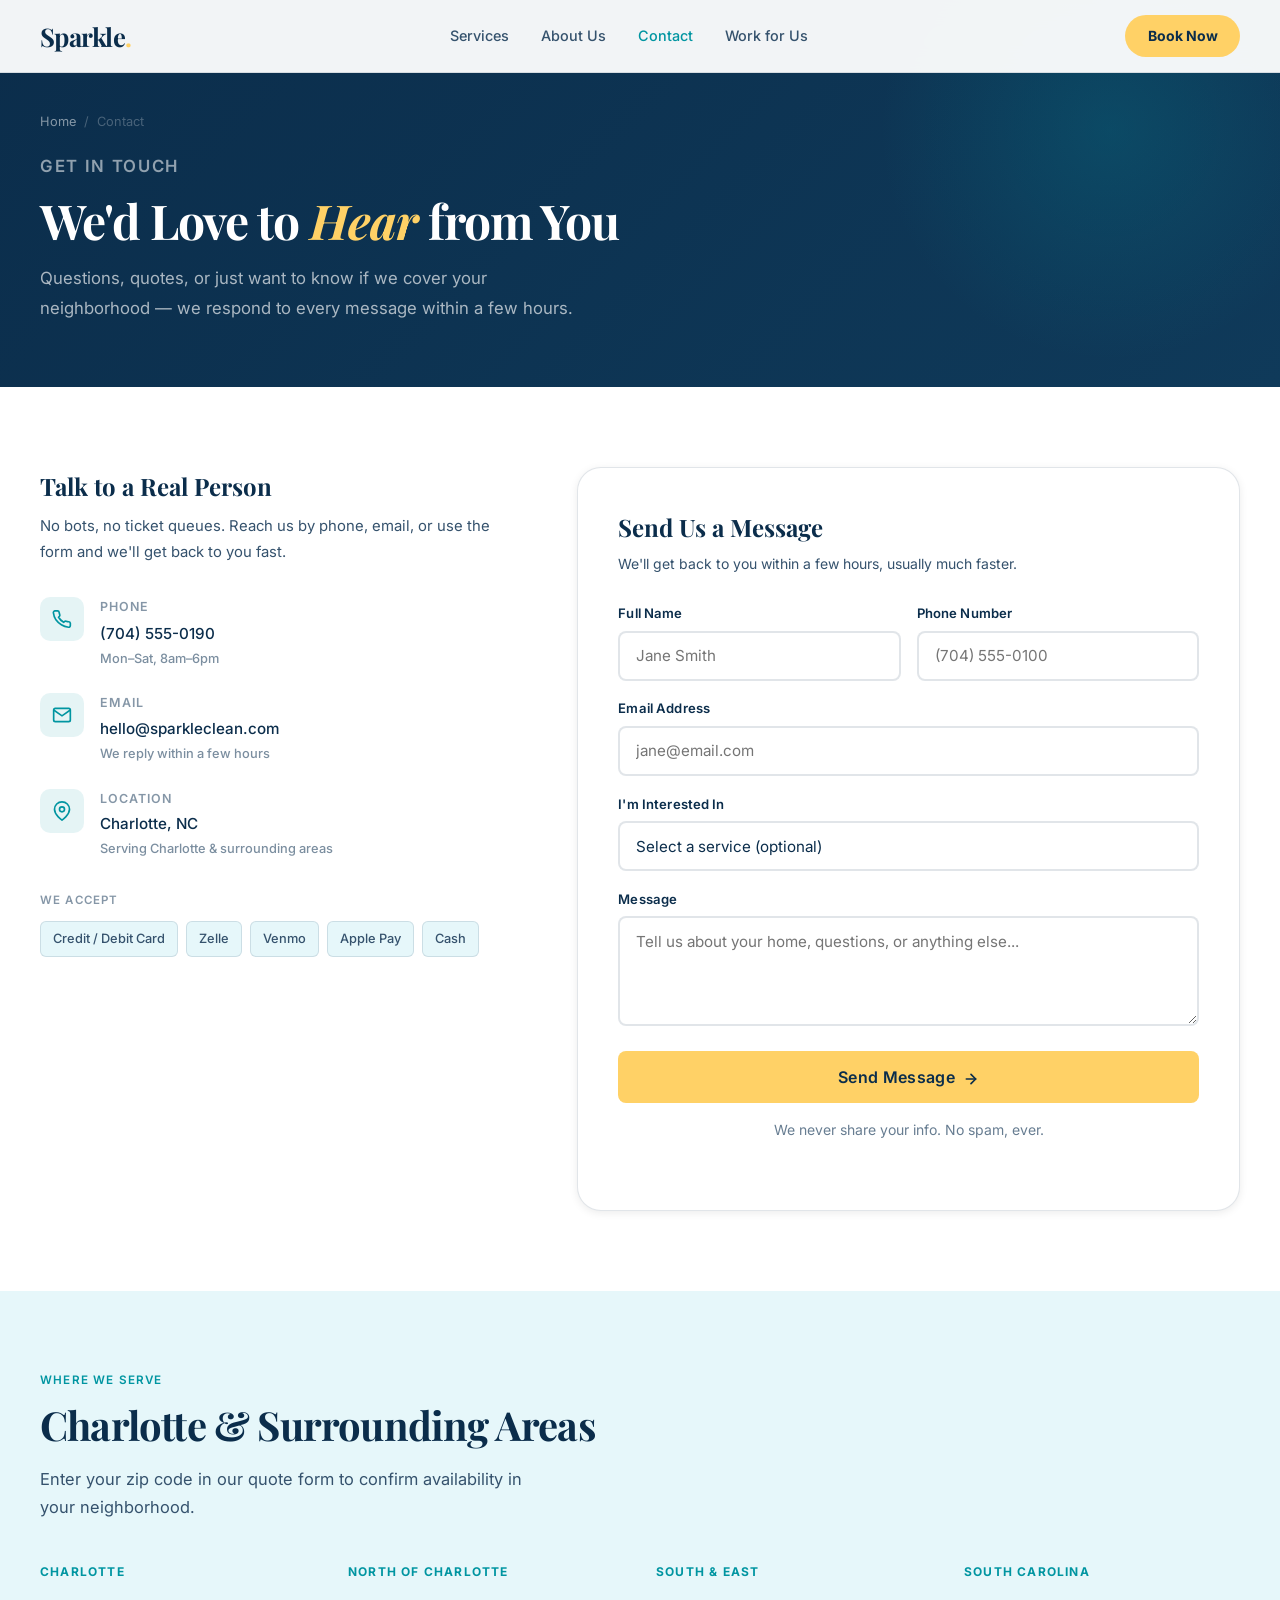
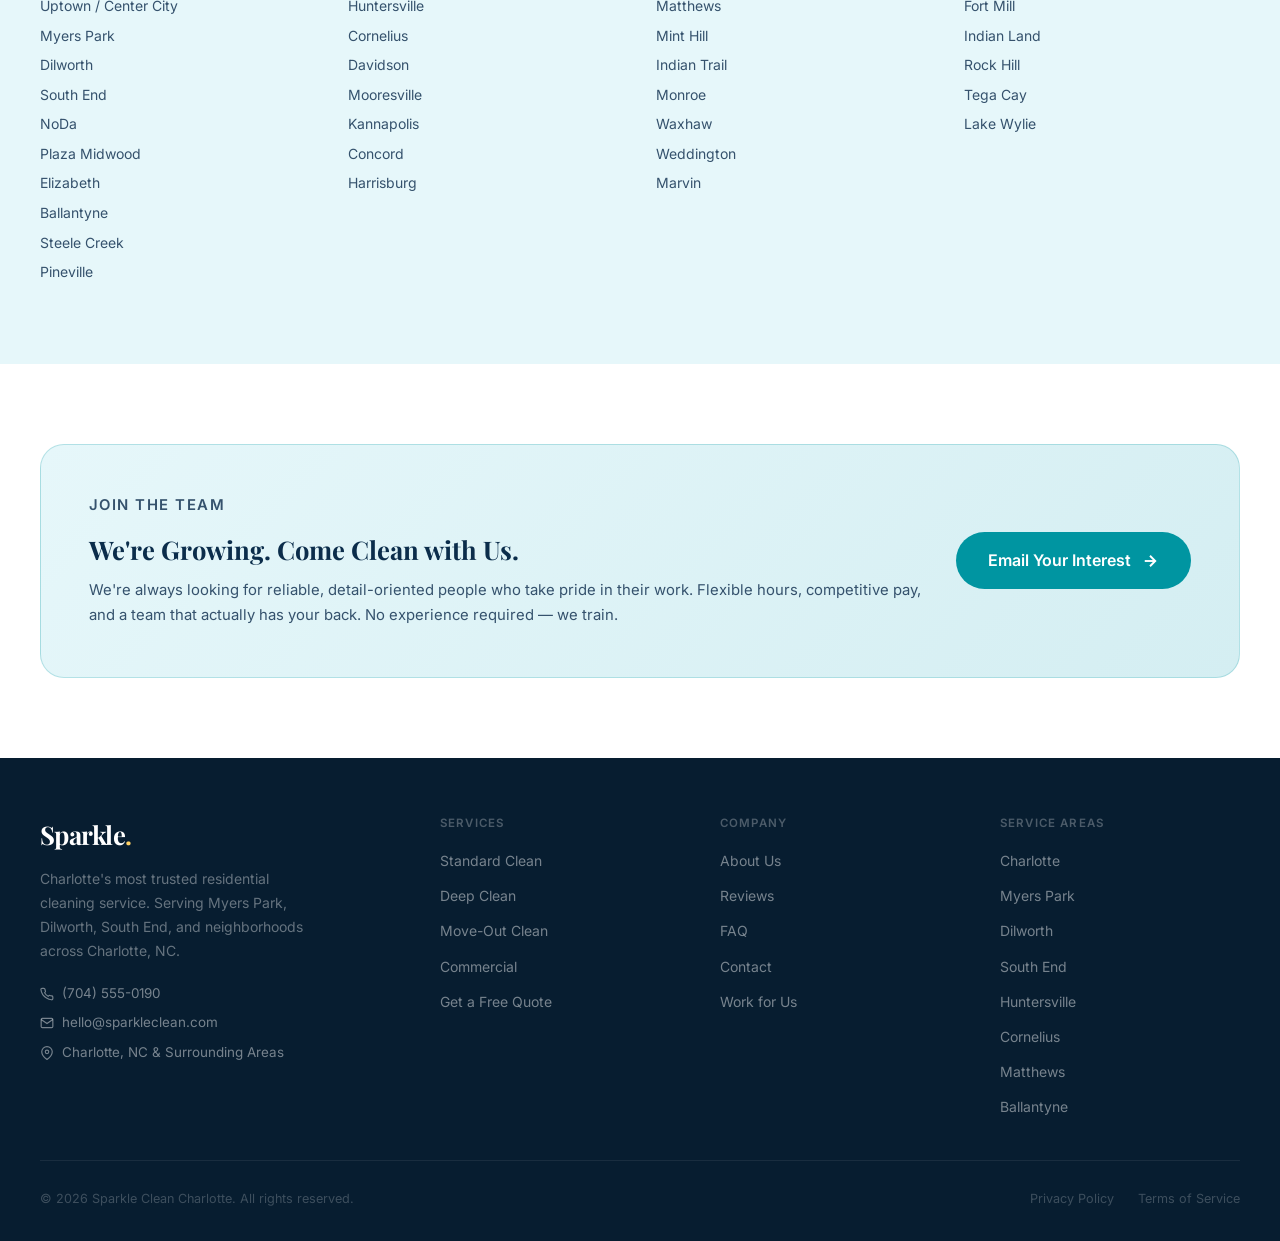
<file: contact.html>
<!DOCTYPE html>
<html lang="en">
<head>
  <meta charset="UTF-8">
  <meta name="viewport" content="width=device-width, initial-scale=1.0">
  <title>Contact Us | Sparkle Clean Charlotte</title>
  <meta name="description" content="Contact Sparkle Clean Charlotte. Get a free quote, ask a question, or find out if we serve your area. Serving Charlotte, Huntersville, Matthews, Cornelius, and more.">
  <link rel="stylesheet" href="css/main.css">
</head>
<body>

  <!-- NAV -->
  <nav class="nav" id="mainNav" role="navigation" aria-label="Main navigation">
    <div class="nav-inner">
      <a href="index.html" class="nav-logo" aria-label="Sparkle Clean home">Sparkle<span>.</span></a>
      <ul class="nav-links" role="list">
        <li><a href="services.html">Services</a></li>
        <li><a href="about.html">About Us</a></li>
        <li><a href="contact.html" class="active">Contact</a></li>
        <li><a href="contact.html#careers">Work for Us</a></li>
      </ul>
      <a href="index.html#quote" class="btn-nav">Book Now</a>
      <button type="button" class="hamburger" id="hamburgerBtn" aria-label="Toggle menu" aria-expanded="false">
        <span></span><span></span><span></span>
      </button>
    </div>
  </nav>

  <!-- MOBILE MENU -->
  <div class="mobile-menu" id="mobileMenu" role="dialog" aria-label="Mobile navigation">
    <ul>
      <li><a href="services.html" onclick="closeMobileMenu()">Services</a></li>
      <li><a href="about.html" onclick="closeMobileMenu()">About Us</a></li>
      <li><a href="contact.html" onclick="closeMobileMenu()">Contact</a></li>
      <li><a href="contact.html#careers" onclick="closeMobileMenu()">Work for Us</a></li>
    </ul>
    <a href="index.html#quote" class="btn-nav" onclick="closeMobileMenu()">Book Now</a>
  </div>

  <!-- PAGE HERO -->
  <div class="page-hero">
    <div class="page-hero-inner">
      <nav class="breadcrumb" aria-label="Breadcrumb">
        <a href="index.html">Home</a>
        <span aria-hidden="true">/</span>
        <span aria-current="page">Contact</span>
      </nav>
      <p class="section-label">Get in Touch</p>
      <h1>We'd Love to <em>Hear</em> from You</h1>
      <p>Questions, quotes, or just want to know if we cover your neighborhood — we respond to every message within a few hours.</p>
    </div>
  </div>

  <!-- CONTACT FORM + INFO -->
  <section class="section contact-section" aria-labelledby="contact-heading">
    <div class="section-inner">
      <div class="contact-grid">

        <!-- LEFT: info -->
        <div class="contact-info">
          <h3 id="contact-heading">Talk to a Real Person</h3>
          <p>No bots, no ticket queues. Reach us by phone, email, or use the form and we'll get back to you fast.</p>

          <div class="contact-detail">
            <div class="contact-detail-icon">
              <svg viewBox="0 0 24 24"><path d="M22 16.92v3a2 2 0 0 1-2.18 2 19.79 19.79 0 0 1-8.63-3.07A19.5 19.5 0 0 1 4.69 13 19.79 19.79 0 0 1 1.61 4.45 2 2 0 0 1 3.59 2.27h3a2 2 0 0 1 2 1.72c.127.96.361 1.903.7 2.81a2 2 0 0 1-.45 2.11L7.91 9.91a16 16 0 0 0 6.09 6.09l.91-.91a2 2 0 0 1 2.11-.45c.907.339 1.85.573 2.81.7A2 2 0 0 1 22 16.92z"/></svg>
            </div>
            <div>
              <h4>Phone</h4>
              <a href="tel:7045550190">(704) 555-0190</a>
              <p style="font-size:0.8rem;color:var(--text-soft);opacity:0.65;margin-top:0.15rem;">Mon–Sat, 8am–6pm</p>
            </div>
          </div>

          <div class="contact-detail">
            <div class="contact-detail-icon">
              <svg viewBox="0 0 24 24"><path d="M4 4h16c1.1 0 2 .9 2 2v12c0 1.1-.9 2-2 2H4c-1.1 0-2-.9-2-2V6c0-1.1.9-2 2-2z"/><polyline points="22,6 12,13 2,6"/></svg>
            </div>
            <div>
              <h4>Email</h4>
              <a href="mailto:hello@sparkleclean.com">hello@sparkleclean.com</a>
              <p style="font-size:0.8rem;color:var(--text-soft);opacity:0.65;margin-top:0.15rem;">We reply within a few hours</p>
            </div>
          </div>

          <div class="contact-detail">
            <div class="contact-detail-icon">
              <svg viewBox="0 0 24 24"><path d="M21 10c0 7-9 13-9 13s-9-6-9-13a9 9 0 0 1 18 0z"/><circle cx="12" cy="10" r="3"/></svg>
            </div>
            <div>
              <h4>Location</h4>
              <p>Charlotte, NC</p>
              <p style="font-size:0.8rem;color:var(--text-soft);opacity:0.65;margin-top:0.15rem;">Serving Charlotte &amp; surrounding areas</p>
            </div>
          </div>

          <!-- PAYMENT METHODS -->
          <div class="payment-methods">
            <h4>We Accept</h4>
            <div class="payment-tags">
              <span class="payment-tag">Credit / Debit Card</span>
              <span class="payment-tag">Zelle</span>
              <span class="payment-tag">Venmo</span>
              <span class="payment-tag">Apple Pay</span>
              <span class="payment-tag">Cash</span>
            </div>
          </div>
        </div>

        <!-- RIGHT: form -->
        <div class="contact-form-card">
          <h3>Send Us a Message</h3>
          <p>We'll get back to you within a few hours, usually much faster.</p>

          <form id="contactForm" novalidate>
            <div class="form-row">
              <div class="form-field">
                <label for="cf-name">Full Name</label>
                <input type="text" id="cf-name" name="name" placeholder="Jane Smith" autocomplete="name" required>
              </div>
              <div class="form-field">
                <label for="cf-phone">Phone Number</label>
                <input type="tel" id="cf-phone" name="phone" placeholder="(704) 555-0100" autocomplete="tel">
              </div>
            </div>
            <div class="form-field">
              <label for="cf-email">Email Address</label>
              <input type="email" id="cf-email" name="email" placeholder="jane@email.com" autocomplete="email" required>
            </div>
            <div class="form-field">
              <label for="cf-service">I'm Interested In</label>
              <select id="cf-service" name="service">
                <option value="">Select a service (optional)</option>
                <option>Standard Clean</option>
                <option>Deep Clean</option>
                <option>Move-Out Clean</option>
                <option>Commercial Cleaning</option>
                <option>Not Sure Yet</option>
              </select>
            </div>
            <div class="form-field">
              <label for="cf-message">Message</label>
              <textarea id="cf-message" name="message" placeholder="Tell us about your home, questions, or anything else..."></textarea>
            </div>
            <button type="submit" class="form-btn">
              Send Message
              <svg class="btn-arrow" viewBox="0 0 24 24" fill="none" stroke="currentColor" stroke-width="2.5" stroke-linecap="round" stroke-linejoin="round" aria-hidden="true"><line x1="5" y1="12" x2="19" y2="12"/><polyline points="12 5 19 12 12 19"/></svg>
            </button>
          </form>
          <p class="trust" style="margin-top:1rem;">We never share your info. No spam, ever.</p>
        </div>

      </div>
    </div>
  </section>

  <!-- SERVICE AREAS -->
  <section class="section areas-section" id="areas" aria-labelledby="areas-heading">
    <div class="section-inner">
      <p class="section-label">Where We Serve</p>
      <h2 class="section-title" id="areas-heading">Charlotte &amp; Surrounding Areas</h2>
      <p class="section-sub">Enter your zip code in our quote form to confirm availability in your neighborhood.</p>

      <div class="areas-grid">
        <div class="areas-col">
          <h4>Charlotte</h4>
          <ul>
            <li>Uptown / Center City</li>
            <li>Myers Park</li>
            <li>Dilworth</li>
            <li>South End</li>
            <li>NoDa</li>
            <li>Plaza Midwood</li>
            <li>Elizabeth</li>
            <li>Ballantyne</li>
            <li>Steele Creek</li>
            <li>Pineville</li>
          </ul>
        </div>
        <div class="areas-col">
          <h4>North of Charlotte</h4>
          <ul>
            <li>Huntersville</li>
            <li>Cornelius</li>
            <li>Davidson</li>
            <li>Mooresville</li>
            <li>Kannapolis</li>
            <li>Concord</li>
            <li>Harrisburg</li>
          </ul>
        </div>
        <div class="areas-col">
          <h4>South &amp; East</h4>
          <ul>
            <li>Matthews</li>
            <li>Mint Hill</li>
            <li>Indian Trail</li>
            <li>Monroe</li>
            <li>Waxhaw</li>
            <li>Weddington</li>
            <li>Marvin</li>
          </ul>
        </div>
        <div class="areas-col">
          <h4>South Carolina</h4>
          <ul>
            <li>Fort Mill</li>
            <li>Indian Land</li>
            <li>Rock Hill</li>
            <li>Tega Cay</li>
            <li>Lake Wylie</li>
          </ul>
        </div>
      </div>
    </div>
  </section>

  <!-- CAREERS -->
  <section class="section careers-section" id="careers" aria-labelledby="careers-heading">
    <div class="section-inner">
      <div class="careers-card">
        <div>
          <p class="section-label">Join the Team</p>
          <h3 id="careers-heading">We're Growing. Come Clean with Us.</h3>
          <p>We're always looking for reliable, detail-oriented people who take pride in their work. Flexible hours, competitive pay, and a team that actually has your back. No experience required — we train.</p>
        </div>
        <div>
          <a href="mailto:jobs@sparkleclean.com?subject=I'd like to work at Sparkle Clean" class="btn-cta" style="background:var(--primary);color:white;white-space:nowrap;">
            Email Your Interest
            <svg viewBox="0 0 24 24" fill="none" stroke="white" stroke-width="2.5"><line x1="5" y1="12" x2="19" y2="12"/><polyline points="12 5 19 12 12 19"/></svg>
          </a>
        </div>
      </div>
    </div>
  </section>

  <!-- FOOTER -->
  <footer role="contentinfo">
    <div class="footer-inner">
      <div class="footer-top">
        <div class="footer-brand">
          <a href="index.html" class="nav-logo">Sparkle<span>.</span></a>
          <p>Charlotte's most trusted residential cleaning service. Serving Myers Park, Dilworth, South End, and neighborhoods across Charlotte, NC.</p>
          <div class="footer-contact">
            <a href="tel:7045550190">
              <svg viewBox="0 0 24 24"><path d="M22 16.92v3a2 2 0 0 1-2.18 2 19.79 19.79 0 0 1-8.63-3.07A19.5 19.5 0 0 1 4.69 13 19.79 19.79 0 0 1 1.61 4.45 2 2 0 0 1 3.59 2.27h3a2 2 0 0 1 2 1.72c.127.96.361 1.903.7 2.81a2 2 0 0 1-.45 2.11L7.91 9.91a16 16 0 0 0 6.09 6.09l.91-.91a2 2 0 0 1 2.11-.45c.907.339 1.85.573 2.81.7A2 2 0 0 1 22 16.92z"/></svg>
              (704) 555-0190
            </a>
            <a href="mailto:hello@sparkleclean.com">
              <svg viewBox="0 0 24 24"><path d="M4 4h16c1.1 0 2 .9 2 2v12c0 1.1-.9 2-2 2H4c-1.1 0-2-.9-2-2V6c0-1.1.9-2 2-2z"/><polyline points="22,6 12,13 2,6"/></svg>
              hello@sparkleclean.com
            </a>
            <a href="#areas">
              <svg viewBox="0 0 24 24"><path d="M21 10c0 7-9 13-9 13s-9-6-9-13a9 9 0 0 1 18 0z"/><circle cx="12" cy="10" r="3"/></svg>
              Charlotte, NC &amp; Surrounding Areas
            </a>
          </div>
        </div>

        <nav class="footer-col" aria-label="Services navigation">
          <h4>Services</h4>
          <ul>
            <li><a href="services.html#standard">Standard Clean</a></li>
            <li><a href="services.html#deep">Deep Clean</a></li>
            <li><a href="services.html#moveout">Move-Out Clean</a></li>
            <li><a href="services.html#commercial">Commercial</a></li>
            <li><a href="index.html#quote">Get a Free Quote</a></li>
          </ul>
        </nav>

        <nav class="footer-col" aria-label="Company navigation">
          <h4>Company</h4>
          <ul>
            <li><a href="about.html">About Us</a></li>
            <li><a href="index.html#reviews">Reviews</a></li>
            <li><a href="index.html#faq">FAQ</a></li>
            <li><a href="contact.html">Contact</a></li>
            <li><a href="#careers">Work for Us</a></li>
          </ul>
        </nav>

        <div class="footer-col">
          <h4>Service Areas</h4>
          <ul>
            <li><a href="#areas">Charlotte</a></li>
            <li><a href="#areas">Myers Park</a></li>
            <li><a href="#areas">Dilworth</a></li>
            <li><a href="#areas">South End</a></li>
            <li><a href="#areas">Huntersville</a></li>
            <li><a href="#areas">Cornelius</a></li>
            <li><a href="#areas">Matthews</a></li>
            <li><a href="#areas">Ballantyne</a></li>
          </ul>
        </div>
      </div>

      <div class="footer-bottom">
        <p>&copy; 2026 Sparkle Clean Charlotte. All rights reserved.</p>
        <div class="footer-legal">
          <a href="#">Privacy Policy</a>
          <a href="#">Terms of Service</a>
        </div>
      </div>
    </div>
  </footer>

  <script src="js/main.js" defer></script>
  <script>
    // Contact form submission
    document.getElementById('contactForm').addEventListener('submit', function(e) {
      e.preventDefault();
      const name = document.getElementById('cf-name').value.trim();
      const email = document.getElementById('cf-email').value.trim();
      if (!name || !email) return;

      this.innerHTML = `
        <div style="text-align:center;padding:2rem 0;">
          <div style="width:56px;height:56px;background:linear-gradient(135deg,#0095A1,#007b85);border-radius:50%;display:flex;align-items:center;justify-content:center;margin:0 auto 1.25rem;box-shadow:0 8px 24px rgba(0,149,161,0.28);">
            <svg width="24" height="24" viewBox="0 0 24 24" fill="none" stroke="white" stroke-width="2.5"><circle cx="12" cy="12" r="10"/><path d="M8 12l2.5 2.5L16 9"/></svg>
          </div>
          <h3 style="font-family:'Playfair Display',serif;color:var(--text);margin-bottom:0.5rem;">Message sent!</h3>
          <p style="font-size:0.9rem;color:var(--text-soft);line-height:1.7;">Thanks, ${name.split(' ')[0]}. We'll get back to you at <strong>${email}</strong> within a few hours.</p>
        </div>
      `;
    });
  </script>
</body>
</html>
</file>
<file: css/main.css>
@import url('https://fonts.googleapis.com/css2?family=Playfair+Display:ital,wght@0,400;0,600;0,700;1,400&family=Inter:wght@300;400;500;600&display=swap');

*, *::before, *::after { box-sizing: border-box; margin: 0; padding: 0; }

:root {
  --primary: #0095A1;
  --primary-dark: #007b85;
  --text: #0B2D4B;
  --text-soft: #35526d;
  --base: #FFFFFF;
  --support: #E6F7FA;
  --support-strong: #c9edf2;
  --accent: #FFD166;
  --accent-dark: #e6b84f;
  --line: rgba(11, 45, 75, 0.12);
  --line-strong: rgba(0, 149, 161, 0.22);
  --white: #ffffff;
  --shadow-sm: 0 2px 8px rgba(0,0,0,0.08);
  --shadow-md: 0 8px 32px rgba(0,0,0,0.12);
  --shadow-lg: 0 24px 64px rgba(0,0,0,0.18);
  --radius-sm: 8px;
  --radius-md: 16px;
  --radius-lg: 24px;
  --radius-xl: 40px;
}

html { scroll-behavior: smooth; }

body {
  font-family: 'Inter', sans-serif;
  background: var(--support);
  color: var(--text-soft);
  line-height: 1.6;
  overflow-x: hidden;
}

/* ========================
   NAVIGATION
======================== */
.nav {
  position: fixed;
  top: 0; left: 0; right: 0;
  z-index: 1000;
  padding: 0 1.5rem;
  background: rgba(255,255,255,0.95);
  -webkit-backdrop-filter: blur(12px);
  backdrop-filter: blur(12px);
  border-bottom: 1px solid var(--line);
  transition: box-shadow 0.3s ease;
}

.nav.scrolled { box-shadow: 0 4px 24px rgba(0,0,0,0.08); }

.nav-inner {
  max-width: 1200px;
  margin: 0 auto;
  height: 72px;
  display: flex;
  align-items: center;
  justify-content: space-between;
  gap: 2rem;
}

.nav-logo {
  font-family: 'Playfair Display', serif;
  font-size: 1.6rem;
  font-weight: 700;
  color: var(--text);
  text-decoration: none;
  letter-spacing: -0.02em;
}

.nav-logo span { color: var(--accent); }

.nav-links {
  display: flex;
  align-items: center;
  gap: 2rem;
  list-style: none;
}

.nav-links a {
  font-size: 0.9rem;
  font-weight: 500;
  color: var(--text-soft);
  text-decoration: none;
  transition: color 0.2s;
}

.nav-links a:hover,
.nav-links a.active { color: var(--primary); }

.btn-nav {
  background: var(--accent);
  color: var(--text);
  border: none;
  padding: 0.6rem 1.4rem;
  border-radius: 50px;
  font-size: 0.875rem;
  font-weight: 700;
  cursor: pointer;
  text-decoration: none;
  transition: background 0.2s, transform 0.15s;
  white-space: nowrap;
}

.btn-nav:hover { background: var(--accent-dark); transform: translateY(-1px); }

.hamburger {
  display: none;
  flex-direction: column;
  gap: 5px;
  cursor: pointer;
  background: none;
  border: none;
  padding: 4px;
}

.hamburger span {
  display: block;
  width: 24px; height: 2px;
  background: var(--text);
  border-radius: 2px;
  transition: all 0.3s;
}

.mobile-menu {
  display: none;
  position: fixed;
  top: 72px; left: 0; right: 0;
  background: white;
  padding: 1.5rem;
  border-top: 1px solid rgba(0,0,0,0.06);
  box-shadow: 0 8px 24px rgba(0,0,0,0.08);
  z-index: 999;
}

.mobile-menu.open { display: block; }
.mobile-menu ul { list-style: none; }

.mobile-menu ul li a {
  display: block;
  padding: 0.85rem 0;
  font-weight: 500;
  color: var(--text-soft);
  text-decoration: none;
  font-size: 1rem;
  border-bottom: 1px solid rgba(0,0,0,0.05);
  transition: color 0.2s;
}

.mobile-menu ul li a:hover { color: var(--primary); }

.mobile-menu .btn-nav {
  display: block;
  text-align: center;
  margin-top: 1rem;
  padding: 0.85rem;
  font-size: 1rem;
}

/* ========================
   HERO (homepage)
======================== */
.hero {
  position: relative;
  min-height: 100svh;
  display: flex;
  align-items: center;
  overflow: hidden;
  background: var(--support);
  padding-top: 72px;
}

.hero-bg {
  position: absolute;
  inset: 0;
  background-image:
    linear-gradient(135deg, rgba(230, 247, 250, 0.5) 0%, rgba(201, 237, 242, 0.32) 55%, rgba(216, 243, 246, 0.12) 100%);
  background-size: cover;
  background-position: center;
}

.hero-photo-overlay {
  position: absolute;
  inset: 0;
  background: linear-gradient(90deg, rgba(230,247,250,0.95) 0%, rgba(230,247,250,0.65) 50%, rgba(230,247,250,0) 100%);
  pointer-events: none;
}

.hero-orb-1 {
  position: absolute;
  width: 420px; height: 420px;
  border-radius: 50%;
  background: radial-gradient(circle, rgba(255, 209, 102, 0.18) 0%, transparent 65%);
  top: -60px; right: -60px;
  animation: float 9s ease-in-out infinite;
}

.hero-orb-2 {
  position: absolute;
  width: 300px; height: 300px;
  border-radius: 50%;
  background: radial-gradient(circle, rgba(0, 149, 161, 0.16) 0%, transparent 65%);
  bottom: 10%; left: -40px;
  animation: float 11s ease-in-out infinite reverse;
}

@keyframes float {
  0%, 100% { transform: translateY(0) scale(1); }
  50% { transform: translateY(-18px) scale(1.04); }
}

.hero-content {
  position: relative;
  z-index: 2;
  max-width: 1200px;
  margin: 0 auto;
  width: 100%;
  padding: 4rem 1.5rem;
  display: grid;
  grid-template-columns: 1fr 1fr;
  gap: 4rem;
  align-items: center;
}

.hero-text { color: var(--text); }

.hero-badge {
  display: inline-flex;
  align-items: center;
  gap: 0.5rem;
  background: rgba(0, 149, 161, 0.1);
  border: 1px solid rgba(0, 149, 161, 0.2);
  color: var(--primary-dark);
  padding: 0.35rem 0.9rem;
  border-radius: 50px;
  font-size: 0.78rem;
  font-weight: 600;
  letter-spacing: 0.05em;
  text-transform: uppercase;
  margin-bottom: 1.5rem;
}

.hero-badge svg { width: 13px; height: 13px; fill: var(--accent); }

.hero h1 {
  font-family: 'Playfair Display', serif;
  font-size: clamp(2.1rem, 5vw, 3.3rem);
  font-weight: 700;
  line-height: 1.15;
  letter-spacing: -0.02em;
  color: var(--text);
  margin-bottom: 1.25rem;
}

.hero h1 em { font-style: italic; color: var(--primary); }

.hero-sub {
  font-size: 1.05rem;
  color: var(--text-soft);
  margin-bottom: 2.25rem;
  line-height: 1.75;
}

.hero-stats { display: flex; gap: 2.5rem; flex-wrap: wrap; }

.hero-stat { display: flex; flex-direction: column; }

.hero-stat strong {
  font-family: 'Playfair Display', serif;
  font-size: 1.75rem;
  color: var(--text);
  font-weight: 700;
  line-height: 1;
}

.hero-stat span {
  font-size: 0.75rem;
  color: var(--text-soft);
  opacity: 0.65;
  text-transform: uppercase;
  letter-spacing: 0.07em;
  margin-top: 0.2rem;
}

/* Form Card */
.form-container {
  background: var(--base);
  border-radius: var(--radius-xl);
  padding: 2.5rem;
  box-shadow: 0 8px 40px rgba(0, 149, 161, 0.14), 0 2px 8px rgba(0,0,0,0.06), 0 0 0 1px rgba(0, 149, 161, 0.1);
}

.form-header { text-align: center; margin-bottom: 1.5rem; }

.form-header h2 {
  font-family: 'Playfair Display', serif;
  font-size: 1.45rem;
  color: var(--text);
  margin-bottom: 0.2rem;
}

.form-header p { font-size: 0.85rem; color: var(--text-soft); }

.progress-dots {
  display: flex;
  justify-content: center;
  align-items: center;
  gap: 0.5rem;
  margin-bottom: 0.75rem;
}

.dot {
  width: 8px; height: 8px;
  border-radius: 50%;
  background: rgba(11, 45, 75, 0.12);
  transition: all 0.35s ease;
}

.dot.active { width: 24px; border-radius: 4px; background: var(--primary); }
.dot.done { background: var(--primary); opacity: 0.38; }

.step-label {
  font-size: 0.73rem;
  color: var(--text-soft);
  text-align: center;
  margin-bottom: 1.4rem;
  font-weight: 500;
  letter-spacing: 0.05em;
  text-transform: uppercase;
}

.form-step { display: none; animation: fadeSlide 0.35s ease; }
.form-step.active { display: block; }

@keyframes fadeSlide {
  from { opacity: 0; transform: translateX(14px); }
  to { opacity: 1; transform: translateX(0); }
}

.form-step input,
.form-step select {
  width: 100%;
  padding: 0.85rem 1rem;
  border: 2px solid rgba(11, 45, 75, 0.12);
  border-radius: var(--radius-sm);
  font-family: 'Inter', sans-serif;
  font-size: 0.95rem;
  color: var(--text);
  background: rgba(255,255,255,0.78);
  outline: none;
  transition: border-color 0.2s, box-shadow 0.2s;
  margin-bottom: 1rem;
  -webkit-appearance: none;
  appearance: none;
}

.form-step input:focus,
.form-step select:focus {
  border-color: var(--primary);
  box-shadow: 0 0 0 4px rgba(0, 149, 161, 0.12);
  background: var(--base);
}

.form-step input.error {
  border-color: #e53e3e;
  box-shadow: 0 0 0 4px rgba(229,62,62,0.07);
}

.error-msg {
  font-size: 0.79rem;
  color: #e53e3e;
  margin-top: -0.7rem;
  margin-bottom: 0.75rem;
  display: none;
}

.error-msg.visible { display: block; }

.services {
  display: grid;
  grid-template-columns: repeat(3, 1fr);
  gap: 0.5rem;
  margin-bottom: 1rem;
}

.card {
  padding: 0.85rem 0.4rem;
  border: 2px solid rgba(11, 45, 75, 0.12);
  border-radius: var(--radius-sm);
  text-align: center;
  cursor: pointer;
  font-size: 0.82rem;
  font-weight: 500;
  color: var(--text-soft);
  transition: all 0.2s;
  background: rgba(255,255,255,0.78);
  line-height: 1.45;
  -webkit-user-select: none;
  user-select: none;
  display: flex;
  flex-direction: column;
  align-items: center;
  gap: 0.4rem;
}

.card:hover { border-color: var(--primary); color: var(--primary); background: rgba(0, 149, 161, 0.06); }

.card.selected {
  border-color: var(--primary);
  background: rgba(0, 149, 161, 0.1);
  color: var(--primary);
}

.select-row {
  display: grid;
  grid-template-columns: 1fr 1fr;
  gap: 0.75rem;
}

.select-row select { margin-bottom: 1rem; }

.btn-arrow { width: 16px; height: 16px; vertical-align: middle; margin-left: 4px; }

.form-btn {
  width: 100%;
  padding: 1rem;
  background: var(--accent);
  color: var(--text);
  border: none;
  border-radius: var(--radius-sm);
  font-family: 'Inter', sans-serif;
  font-size: 1rem;
  font-weight: 600;
  cursor: pointer;
  transition: background 0.2s, transform 0.15s, box-shadow 0.2s;
  letter-spacing: 0.02em;
}

.form-btn:hover {
  background: var(--accent-dark);
  transform: translateY(-1px);
  box-shadow: 0 8px 24px rgba(255, 209, 102, 0.32);
}

.form-btn:active { transform: translateY(0); }

.trust {
  text-align: center;
  font-size: 0.77rem;
  color: var(--text-soft);
  margin-top: 1rem;
  opacity: 0.75;
}

.trust-badges {
  display: flex;
  justify-content: center;
  gap: 0.75rem;
  margin-top: 1.5rem;
  flex-wrap: wrap;
}

.trust-badge {
  display: flex;
  align-items: center;
  gap: 0.4rem;
  background: var(--base);
  border: 1px solid var(--line-strong);
  border-radius: 50px;
  padding: 0.35rem 0.85rem;
  font-size: 0.74rem;
  color: var(--text-soft);
  font-weight: 500;
  box-shadow: 0 2px 8px rgba(0, 149, 161, 0.08);
}

.trust-badge svg { width: 13px; height: 13px; }

.hero-wave { position: absolute; bottom: -1px; left: 0; right: 0; }

/* ========================
   SOCIAL PROOF BAR
======================== */
.proof-bar {
  background: var(--base);
  border-bottom: 1px solid rgba(0,0,0,0.055);
  padding: 1.2rem 1.5rem;
}

.proof-bar-inner {
  max-width: 1200px;
  margin: 0 auto;
  display: flex;
  align-items: center;
  justify-content: center;
  gap: 2.5rem;
  flex-wrap: wrap;
}

.proof-item {
  display: flex;
  align-items: center;
  gap: 0.6rem;
  font-size: 0.875rem;
  color: var(--text-soft);
  font-weight: 500;
}

.proof-item svg { stroke: currentColor; }

.stars { color: var(--accent); letter-spacing: 1px; font-size: 0.9rem; }
.proof-divider { width: 1px; height: 22px; background: rgba(11, 45, 75, 0.12); }

/* ========================
   SHARED SECTION STYLES
======================== */
.section { padding: 5rem 1.5rem; position: relative; }
.section-inner { max-width: 1200px; margin: 0 auto; }

.section-label {
  font-size: 0.73rem;
  font-weight: 600;
  letter-spacing: 0.1em;
  text-transform: uppercase;
  color: var(--primary);
  margin-bottom: 0.7rem;
}

.section-title {
  font-family: 'Playfair Display', serif;
  font-size: clamp(1.75rem, 4vw, 2.5rem);
  font-weight: 700;
  color: var(--text);
  line-height: 1.2;
  letter-spacing: -0.02em;
  margin-bottom: 1rem;
}

.section-sub {
  font-size: 1.03rem;
  color: var(--text-soft);
  max-width: 520px;
  line-height: 1.75;
}

.wave-divider { overflow: hidden; line-height: 0; }
.wave-divider svg { display: block; width: 100%; }

/* ========================
   HOW IT WORKS
======================== */
.how-it-works { background: var(--support); }

.steps-grid {
  display: grid;
  grid-template-columns: repeat(3, 1fr);
  gap: 1.75rem;
  margin-top: 3rem;
  position: relative;
}

.steps-grid::before {
  content: '';
  position: absolute;
  top: 44px;
  left: calc(16.66% + 28px);
  right: calc(16.66% + 28px);
  height: 2px;
  background: linear-gradient(90deg, var(--primary), var(--accent));
  opacity: 0.22;
}

.step-card {
  text-align: center;
  padding: 2rem 1.5rem;
  background: var(--base);
  border-radius: var(--radius-lg);
  box-shadow: var(--shadow-sm);
  transition: transform 0.25s, box-shadow 0.25s;
}

.step-card:hover { transform: translateY(-4px); box-shadow: var(--shadow-md); }

.step-num {
  width: 56px; height: 56px;
  background: linear-gradient(135deg, var(--primary), var(--primary-dark));
  border-radius: 50%;
  display: flex;
  align-items: center;
  justify-content: center;
  margin: 0 auto 1.5rem;
  box-shadow: 0 8px 20px rgba(0, 149, 161, 0.28);
}

.step-num svg { width: 24px; height: 24px; }

.step-card h3 {
  font-family: 'Playfair Display', serif;
  font-size: 1.2rem;
  color: var(--text);
  margin-bottom: 0.5rem;
  font-weight: 600;
}

.step-card p { font-size: 0.875rem; color: var(--text-soft); line-height: 1.7; }

.step-card--photo { padding-top: 0; overflow: hidden; }
.step-card-photo {
  width: 100%;
  height: 160px;
  object-fit: cover;
  object-position: center 20%;
  border-radius: var(--radius-md) var(--radius-md) 0 0;
  margin-bottom: 1.5rem;
}
.step-card--photo .step-num { margin-left: auto; margin-right: auto; }

/* ========================
   SERVICES (homepage cards)
======================== */
.services-section { background: var(--base); }

.services-grid {
  display: grid;
  grid-template-columns: repeat(3, 1fr);
  gap: 1.5rem;
  margin-top: 3rem;
}

.service-card {
  border-radius: var(--radius-lg);
  overflow: hidden;
  border: 1px solid var(--line);
  transition: transform 0.25s, box-shadow 0.25s;
  position: relative;
}

.service-card:hover { transform: translateY(-4px); box-shadow: var(--shadow-md); }
.service-card.featured { border: 2px solid var(--accent); }

.service-card-badge {
  position: absolute;
  top: 1rem; right: 1rem;
  background: var(--accent);
  color: var(--text);
  font-size: 0.68rem;
  font-weight: 600;
  letter-spacing: 0.07em;
  text-transform: uppercase;
  padding: 0.22rem 0.65rem;
  border-radius: 50px;
}

.service-card-top { padding: 2rem 1.75rem 1.5rem; background: var(--support); }
.service-icon {
  width: 52px;
  height: 52px;
  background: linear-gradient(135deg, var(--primary), var(--primary-dark));
  border-radius: 14px;
  display: flex;
  align-items: center;
  justify-content: center;
  margin-bottom: 1.25rem;
}
.service-icon svg { width: 26px; height: 26px; stroke: white; fill: none; stroke-width: 1.8; stroke-linecap: round; stroke-linejoin: round; }

.service-card-media {
  aspect-ratio: 16 / 10;
  overflow: hidden;
  background: var(--support);
  border-bottom: 1px solid var(--line);
}

.service-card-media img {
  width: 100%;
  height: 100%;
  display: block;
  object-fit: cover;
  object-position: center;
}

.service-card h3 {
  font-family: 'Playfair Display', serif;
  font-size: 1.28rem;
  color: var(--text);
  margin-bottom: 0.4rem;
}

.service-card p { font-size: 0.875rem; color: var(--text-soft); line-height: 1.65; }

.service-card-bottom {
  padding: 1.5rem 1.75rem;
  display: flex;
  align-items: center;
  justify-content: space-between;
  background: var(--base);
}

.price { display: flex; flex-direction: column; }

.price-label {
  font-size: 0.68rem;
  color: var(--text-soft);
  text-transform: uppercase;
  letter-spacing: 0.06em;
  opacity: 0.65;
}

.price-amount {
  font-family: 'Playfair Display', serif;
  font-size: 1.5rem;
  font-weight: 700;
  color: var(--text);
}

.btn-book {
  background: var(--accent);
  color: var(--text);
  border: none;
  padding: 0.6rem 1.2rem;
  border-radius: 50px;
  font-size: 0.84rem;
  font-weight: 600;
  cursor: pointer;
  text-decoration: none;
  transition: background 0.2s, transform 0.15s;
  display: inline-block;
}

.btn-book:hover { background: var(--accent-dark); transform: translateY(-1px); }

.services-cta {
  text-align: center;
  margin-top: 2.5rem;
}

/* ========================
   REVIEWS
======================== */
.reviews-section { background: var(--support); }

.reviews-grid {
  display: grid;
  grid-template-columns: repeat(3, 1fr);
  gap: 1.5rem;
  margin-top: 3rem;
}

.review-card {
  background: var(--base);
  border-radius: var(--radius-lg);
  padding: 2rem;
  box-shadow: var(--shadow-sm);
  position: relative;
  transition: transform 0.25s, box-shadow 0.25s;
}

.review-card:hover { transform: translateY(-3px); box-shadow: var(--shadow-md); }

.review-quote {
  position: absolute;
  top: 1.5rem; right: 1.75rem;
  font-family: 'Playfair Display', serif;
  font-size: 4rem;
  line-height: 1;
  color: rgba(0, 149, 161, 0.18);
  opacity: 0.5;
}

.review-stars { color: var(--accent); font-size: 0.88rem; letter-spacing: 2px; margin-bottom: 1rem; }

.review-card p {
  font-size: 0.9rem;
  color: var(--text-soft);
  line-height: 1.72;
  margin-bottom: 1.5rem;
  font-style: italic;
}

.reviewer { display: flex; align-items: center; gap: 0.75rem; }

.reviewer-avatar {
  width: 40px; height: 40px;
  border-radius: 50%;
  background: linear-gradient(135deg, var(--primary), var(--primary-dark));
  display: flex;
  align-items: center;
  justify-content: center;
  font-weight: 700;
  font-size: 0.875rem;
  color: white;
  flex-shrink: 0;
}

.reviewer-name { font-weight: 600; font-size: 0.875rem; color: var(--text); }
.reviewer-loc { font-size: 0.77rem; color: var(--text-soft); opacity: 0.7; }

/* ========================
   TRUST / WHY US
======================== */
.trust-section { background: var(--support); }
.trust-section .section-title { color: var(--text); }
.trust-section .section-sub { color: var(--text-soft); }

.trust-grid {
  display: grid;
  grid-template-columns: repeat(3, 1fr);
  gap: 1.5rem;
  margin-top: 3rem;
}

.trust-item {
  background: var(--base);
  border: 1px solid var(--line);
  border-radius: var(--radius-md);
  padding: 1.75rem;
  transition: background 0.2s, border-color 0.2s, box-shadow 0.2s;
}

.trust-item:hover {
  border-color: rgba(0, 149, 161, 0.35);
  box-shadow: 0 6px 24px rgba(0, 149, 161, 0.1);
}

.trust-icon {
  width: 44px; height: 44px;
  background: rgba(0, 149, 161, 0.1);
  border-radius: 10px;
  display: flex;
  align-items: center;
  justify-content: center;
  margin-bottom: 1rem;
}

.trust-icon svg { width: 22px; height: 22px; stroke: var(--primary); fill: none; stroke-width: 2; }

.trust-icon--green { background: rgba(255, 209, 102, 0.18); }
.trust-icon--green svg { stroke: var(--accent-dark); }

.trust-item h3 {
  font-family: 'Playfair Display', serif;
  font-size: 1.05rem;
  color: var(--text);
  margin-bottom: 0.4rem;
}

.trust-item p { font-size: 0.84rem; color: var(--text-soft); line-height: 1.68; }

/* ========================
   FAQ
======================== */
.faq-section { background: var(--support); }

.faq-layout {
  display: grid;
  grid-template-columns: 1fr 2fr;
  gap: 4rem;
  margin-top: 3rem;
  align-items: start;
}

.faq-aside p { font-size: 0.95rem; color: var(--text-soft); line-height: 1.7; margin-top: 1rem; }

.faq-list { display: flex; flex-direction: column; gap: 0.65rem; }

.faq-item {
  background: var(--base);
  border-radius: var(--radius-md);
  border: 1px solid var(--line);
  overflow: hidden;
}

.faq-question {
  width: 100%;
  background: none;
  border: none;
  padding: 1.2rem 1.5rem;
  display: flex;
  align-items: center;
  justify-content: space-between;
  gap: 1rem;
  cursor: pointer;
  font-family: 'Inter', sans-serif;
  font-size: 0.93rem;
  font-weight: 600;
  color: var(--text);
  text-align: left;
  transition: color 0.2s;
}

.faq-question:hover { color: var(--primary); }

.faq-question svg {
  width: 18px; height: 18px;
  stroke: currentColor;
  fill: none;
  stroke-width: 2.5;
  flex-shrink: 0;
  transition: transform 0.3s ease;
}

.faq-item.open .faq-question { color: var(--primary); }
.faq-item.open .faq-question svg { transform: rotate(45deg); }

.faq-answer {
  max-height: 0;
  overflow: hidden;
  transition: max-height 0.38s ease;
  padding: 0 1.5rem;
}

.faq-answer p {
  font-size: 0.88rem;
  color: var(--text-soft);
  line-height: 1.72;
  padding-bottom: 1.25rem;
}

.faq-item.open .faq-answer { max-height: 240px; }

/* ========================
   FINAL CTA
======================== */
.cta-section {
  background: linear-gradient(135deg, var(--text) 0%, #071d30 60%, #0a2540 100%);
  position: relative;
  overflow: hidden;
}

.cta-section::before {
  content: '';
  position: absolute;
  width: 600px; height: 600px;
  border-radius: 50%;
  background: radial-gradient(circle, rgba(0,149,161,0.18) 0%, transparent 70%);
  top: -200px; right: -100px;
}

.cta-inner {
  max-width: 700px;
  margin: 0 auto;
  text-align: center;
  padding: 6rem 1.5rem;
  position: relative;
}

.cta-inner .section-label { color: var(--support); }
.cta-inner .section-title { color: white; }
.cta-inner .section-sub { color: rgba(255,255,255,0.62); max-width: 100%; margin: 0 auto 2.5rem; }

.btn-cta {
  display: inline-flex;
  align-items: center;
  gap: 0.6rem;
  background: var(--accent);
  color: var(--text);
  border: none;
  padding: 1rem 2rem;
  border-radius: 50px;
  font-family: 'Inter', sans-serif;
  font-size: 1rem;
  font-weight: 600;
  cursor: pointer;
  text-decoration: none;
  transition: background 0.2s, transform 0.15s, box-shadow 0.2s;
}

.btn-cta:hover {
  background: var(--accent-dark);
  transform: translateY(-2px);
  box-shadow: 0 12px 32px rgba(255, 209, 102, 0.38);
}

.btn-cta svg { width: 18px; height: 18px; }

/* ========================
   FOOTER
======================== */
footer { background: #071d30; padding: 3.5rem 1.5rem 2rem; }
.footer-inner { max-width: 1200px; margin: 0 auto; }

.footer-top {
  display: grid;
  grid-template-columns: 1.5fr 1fr 1fr 1fr;
  gap: 2.5rem;
  padding-bottom: 2.5rem;
  border-bottom: 1px solid rgba(255,255,255,0.07);
}

.footer-brand .nav-logo { color: white; display: inline-flex; margin-bottom: 0.75rem; }

.footer-brand p {
  font-size: 0.875rem;
  color: rgba(255,255,255,0.38);
  line-height: 1.72;
  max-width: 280px;
}

.footer-contact { margin-top: 1.25rem; display: flex; flex-direction: column; gap: 0.5rem; }

.footer-contact a {
  display: flex;
  align-items: center;
  gap: 0.5rem;
  font-size: 0.84rem;
  color: rgba(255,255,255,0.45);
  text-decoration: none;
  transition: color 0.2s;
}

.footer-contact a:hover { color: var(--accent); }

.footer-contact svg {
  width: 14px; height: 14px;
  stroke: currentColor;
  fill: none;
  stroke-width: 2;
  flex-shrink: 0;
}

.footer-col h4 {
  font-size: 0.72rem;
  font-weight: 600;
  letter-spacing: 0.1em;
  text-transform: uppercase;
  color: rgba(255,255,255,0.28);
  margin-bottom: 1rem;
}

.footer-col ul { list-style: none; display: flex; flex-direction: column; gap: 0.6rem; }

.footer-col ul a {
  font-size: 0.875rem;
  color: rgba(255,255,255,0.45);
  text-decoration: none;
  transition: color 0.2s;
}

.footer-col ul a:hover { color: var(--accent); }

.footer-bottom {
  padding-top: 1.75rem;
  display: flex;
  align-items: center;
  justify-content: space-between;
  gap: 1rem;
  flex-wrap: wrap;
}

.footer-bottom p { font-size: 0.79rem; color: rgba(255,255,255,0.22); }

.footer-legal { display: flex; gap: 1.5rem; }

.footer-legal a {
  font-size: 0.79rem;
  color: rgba(255,255,255,0.22);
  text-decoration: none;
  transition: color 0.2s;
}

.footer-legal a:hover { color: var(--accent); }

/* ========================
   UTILITY
======================== */
.wave-bg-cream { background: var(--support); }
.wave-bg-white { background: var(--base); }
.wave-bg-black { background: #000; }
.wave-bg-light-blue { background: var(--support); }
.section-label--on-dark { color: var(--support); }
.btn-cta--spaced { margin-top: 1.5rem; }
.proof-brand { margin-left: 0.25rem; }

/* ========================
   PAGE HERO (inner pages)
======================== */
.page-hero {
  background: linear-gradient(135deg, var(--text) 0%, #0f3a5a 100%);
  padding: 7rem 1.5rem 4rem;
  position: relative;
  overflow: hidden;
}

.page-hero::before {
  content: '';
  position: absolute;
  width: 500px; height: 500px;
  border-radius: 50%;
  background: radial-gradient(circle, rgba(0,149,161,0.2) 0%, transparent 65%);
  top: -120px; right: -80px;
}

.page-hero-inner {
  max-width: 1200px;
  margin: 0 auto;
  position: relative;
}

.page-hero .section-label { color: rgba(255,255,255,0.55); }

.page-hero h1 {
  font-family: 'Playfair Display', serif;
  font-size: clamp(2rem, 5vw, 3rem);
  font-weight: 700;
  color: white;
  line-height: 1.15;
  letter-spacing: -0.02em;
  margin-bottom: 1rem;
}

.page-hero h1 em { font-style: italic; color: var(--accent); }

.page-hero p {
  font-size: 1.05rem;
  color: rgba(255,255,255,0.65);
  max-width: 540px;
  line-height: 1.75;
}

.breadcrumb {
  display: flex;
  align-items: center;
  gap: 0.5rem;
  font-size: 0.8rem;
  color: rgba(255,255,255,0.4);
  margin-bottom: 1.25rem;
}

.breadcrumb a {
  color: rgba(255,255,255,0.5);
  text-decoration: none;
  transition: color 0.2s;
}

.breadcrumb a:hover { color: var(--accent); }

.breadcrumb span { color: rgba(255,255,255,0.25); }

/* ========================
   SERVICES PAGE
======================== */
.services-page { background: var(--base); }

.service-detail {
  display: grid;
  grid-template-columns: 1fr 1fr;
  gap: 4rem;
  align-items: start;
  padding: 4rem 0;
  border-bottom: 1px solid var(--line);
}

.service-detail:last-of-type { border-bottom: none; }

.service-detail.reverse { direction: rtl; }
.service-detail.reverse > * { direction: ltr; }

.service-detail-image {
  border-radius: var(--radius-lg);
  overflow: hidden;
  box-shadow: var(--shadow-md);
}

.service-detail-image img {
  width: 100%;
  height: 100%;
  min-height: 320px;
  object-fit: cover;
  display: block;
}

.service-detail-label {
  display: inline-flex;
  align-items: center;
  gap: 0.5rem;
  background: rgba(0, 149, 161, 0.08);
  border: 1px solid rgba(0, 149, 161, 0.18);
  color: var(--primary-dark);
  padding: 0.3rem 0.85rem;
  border-radius: 50px;
  font-size: 0.75rem;
  font-weight: 600;
  letter-spacing: 0.06em;
  text-transform: uppercase;
  margin-bottom: 1rem;
}

.service-detail h2 {
  font-family: 'Playfair Display', serif;
  font-size: clamp(1.5rem, 3vw, 2rem);
  font-weight: 700;
  color: var(--text);
  line-height: 1.2;
  letter-spacing: -0.02em;
  margin-bottom: 0.75rem;
}

.service-detail > div > p {
  font-size: 0.95rem;
  color: var(--text-soft);
  line-height: 1.75;
  margin-bottom: 1.5rem;
}

.service-detail-price {
  display: flex;
  align-items: baseline;
  gap: 0.4rem;
  margin-bottom: 1.5rem;
}

.service-detail-price strong {
  font-family: 'Playfair Display', serif;
  font-size: 2rem;
  color: var(--text);
  font-weight: 700;
}

.service-detail-price span {
  font-size: 0.8rem;
  color: var(--text-soft);
  opacity: 0.7;
}

.checklist {
  list-style: none;
  display: flex;
  flex-direction: column;
  gap: 0.55rem;
  margin-bottom: 1.75rem;
}

.checklist li {
  display: flex;
  align-items: flex-start;
  gap: 0.65rem;
  font-size: 0.88rem;
  color: var(--text-soft);
  line-height: 1.5;
}

.checklist li::before {
  content: '';
  width: 18px; height: 18px;
  min-width: 18px;
  background: rgba(0, 149, 161, 0.12);
  border-radius: 50%;
  background-image: url("data:image/svg+xml,%3Csvg xmlns='http://www.w3.org/2000/svg' viewBox='0 0 24 24' fill='none' stroke='%230095A1' stroke-width='2.5' stroke-linecap='round' stroke-linejoin='round'%3E%3Cpolyline points='20 6 9 17 4 12'%3E%3C/polyline%3E%3C/svg%3E");
  background-size: 11px;
  background-repeat: no-repeat;
  background-position: center;
  margin-top: 1px;
}

.checklist-title {
  font-size: 0.72rem;
  font-weight: 700;
  letter-spacing: 0.1em;
  text-transform: uppercase;
  color: var(--primary);
  margin-bottom: 0.6rem;
  margin-top: 1rem;
}

.checklist-title:first-child { margin-top: 0; }

/* ========================
   ADD-ONS
======================== */
.addons-section { background: var(--support); }

.addons-grid {
  display: grid;
  grid-template-columns: repeat(4, 1fr);
  gap: 1rem;
  margin-top: 2.5rem;
}

.addon-card {
  background: var(--base);
  border: 1px solid var(--line);
  border-radius: var(--radius-md);
  padding: 1.5rem;
  transition: border-color 0.2s, box-shadow 0.2s;
}

.addon-card:hover {
  border-color: rgba(0, 149, 161, 0.3);
  box-shadow: 0 4px 16px rgba(0, 149, 161, 0.08);
}

.addon-price {
  font-family: 'Playfair Display', serif;
  font-size: 1.4rem;
  font-weight: 700;
  color: var(--primary);
  margin-bottom: 0.3rem;
}

.addon-name {
  font-size: 0.875rem;
  font-weight: 600;
  color: var(--text);
  margin-bottom: 0.25rem;
}

.addon-desc { font-size: 0.79rem; color: var(--text-soft); line-height: 1.5; }

/* ========================
   ABOUT PAGE
======================== */
.about-section { background: var(--base); }

.founder-grid {
  display: grid;
  grid-template-columns: 1fr 1fr;
  gap: 5rem;
  align-items: center;
  margin-bottom: 5rem;
}

.founder-image {
  border-radius: var(--radius-lg);
  overflow: hidden;
  box-shadow: var(--shadow-md);
  position: relative;
}

.founder-image img {
  width: 100%;
  display: block;
  object-fit: cover;
}

.founder-image-accent {
  position: absolute;
  bottom: -16px; right: -16px;
  width: 140px; height: 140px;
  background: var(--accent);
  border-radius: var(--radius-md);
  z-index: -1;
  opacity: 0.55;
}

.founder-text .section-label { display: block; margin-bottom: 0.7rem; }

.founder-text h2 {
  font-family: 'Playfair Display', serif;
  font-size: clamp(1.6rem, 3.5vw, 2.2rem);
  font-weight: 700;
  color: var(--text);
  line-height: 1.2;
  letter-spacing: -0.02em;
  margin-bottom: 1.25rem;
}

.founder-text p {
  font-size: 0.97rem;
  color: var(--text-soft);
  line-height: 1.8;
  margin-bottom: 1rem;
}

.founder-sig {
  font-family: 'Playfair Display', serif;
  font-style: italic;
  font-size: 1.3rem;
  color: var(--primary);
  margin-top: 1.5rem;
}

.values-grid {
  display: grid;
  grid-template-columns: repeat(3, 1fr);
  gap: 1.5rem;
}

.value-card {
  background: var(--support);
  border-radius: var(--radius-md);
  padding: 2rem;
  border: 1px solid var(--line);
}

.value-number {
  font-family: 'Playfair Display', serif;
  font-size: 2.5rem;
  font-weight: 700;
  color: rgba(0, 149, 161, 0.18);
  line-height: 1;
  margin-bottom: 0.75rem;
}

.value-card h3 {
  font-family: 'Playfair Display', serif;
  font-size: 1.1rem;
  color: var(--text);
  margin-bottom: 0.5rem;
}

.value-card p { font-size: 0.875rem; color: var(--text-soft); line-height: 1.7; }

/* ========================
   CONTACT PAGE
======================== */
.contact-section { background: var(--base); }

.contact-grid {
  display: grid;
  grid-template-columns: 1fr 1.4fr;
  gap: 4rem;
  align-items: start;
}

.contact-info h3 {
  font-family: 'Playfair Display', serif;
  font-size: 1.5rem;
  color: var(--text);
  margin-bottom: 0.5rem;
}

.contact-info > p {
  font-size: 0.93rem;
  color: var(--text-soft);
  line-height: 1.75;
  margin-bottom: 2rem;
}

.contact-detail {
  display: flex;
  align-items: flex-start;
  gap: 1rem;
  margin-bottom: 1.5rem;
}

.contact-detail-icon {
  width: 44px; height: 44px;
  min-width: 44px;
  background: rgba(0, 149, 161, 0.1);
  border-radius: 10px;
  display: flex;
  align-items: center;
  justify-content: center;
}

.contact-detail-icon svg { width: 20px; height: 20px; stroke: var(--primary); fill: none; stroke-width: 2; }

.contact-detail h4 {
  font-size: 0.78rem;
  font-weight: 600;
  letter-spacing: 0.08em;
  text-transform: uppercase;
  color: var(--text-soft);
  opacity: 0.6;
  margin-bottom: 0.2rem;
}

.contact-detail a, .contact-detail p {
  font-size: 0.95rem;
  color: var(--text);
  text-decoration: none;
  font-weight: 500;
  transition: color 0.2s;
}

.contact-detail a:hover { color: var(--primary); }

.payment-methods { margin-top: 2rem; }

.payment-methods h4 {
  font-size: 0.72rem;
  font-weight: 600;
  letter-spacing: 0.1em;
  text-transform: uppercase;
  color: var(--text-soft);
  opacity: 0.6;
  margin-bottom: 0.75rem;
}

.payment-tags {
  display: flex;
  flex-wrap: wrap;
  gap: 0.5rem;
}

.payment-tag {
  background: var(--support);
  border: 1px solid var(--line);
  border-radius: 6px;
  padding: 0.4rem 0.75rem;
  font-size: 0.8rem;
  font-weight: 500;
  color: var(--text-soft);
}

/* Contact Form */
.contact-form-card {
  background: var(--base);
  border: 1px solid var(--line);
  border-radius: var(--radius-lg);
  padding: 2.5rem;
  box-shadow: var(--shadow-sm);
}

.contact-form-card h3 {
  font-family: 'Playfair Display', serif;
  font-size: 1.5rem;
  color: var(--text);
  margin-bottom: 0.4rem;
}

.contact-form-card > p {
  font-size: 0.875rem;
  color: var(--text-soft);
  margin-bottom: 1.75rem;
}

.form-field { margin-bottom: 1.1rem; }

.form-field label {
  display: block;
  font-size: 0.82rem;
  font-weight: 600;
  color: var(--text);
  margin-bottom: 0.4rem;
  letter-spacing: 0.01em;
}

.form-field input,
.form-field select,
.form-field textarea {
  width: 100%;
  padding: 0.85rem 1rem;
  border: 2px solid rgba(11, 45, 75, 0.12);
  border-radius: var(--radius-sm);
  font-family: 'Inter', sans-serif;
  font-size: 0.95rem;
  color: var(--text);
  background: rgba(255,255,255,0.78);
  outline: none;
  transition: border-color 0.2s, box-shadow 0.2s;
  -webkit-appearance: none;
  appearance: none;
}

.form-field textarea { resize: vertical; min-height: 110px; }

.form-field input:focus,
.form-field select:focus,
.form-field textarea:focus {
  border-color: var(--primary);
  box-shadow: 0 0 0 4px rgba(0, 149, 161, 0.1);
  background: var(--base);
}

.form-row {
  display: grid;
  grid-template-columns: 1fr 1fr;
  gap: 1rem;
}

/* ========================
   SERVICE AREAS
======================== */
.areas-section { background: var(--support); }

.areas-grid {
  display: grid;
  grid-template-columns: repeat(4, 1fr);
  gap: 2rem;
  margin-top: 2.5rem;
}

.areas-col h4 {
  font-size: 0.75rem;
  font-weight: 700;
  letter-spacing: 0.1em;
  text-transform: uppercase;
  color: var(--primary);
  margin-bottom: 0.85rem;
}

.areas-col ul { list-style: none; display: flex; flex-direction: column; gap: 0.45rem; }

.areas-col ul li { font-size: 0.875rem; color: var(--text-soft); }

/* ========================
   CAREERS (on contact page)
======================== */
.careers-section { background: var(--base); }

.careers-card {
  background: linear-gradient(135deg, var(--support) 0%, #d4eef2 100%);
  border: 1px solid var(--line-strong);
  border-radius: var(--radius-lg);
  padding: 3rem;
  display: grid;
  grid-template-columns: 1fr auto;
  gap: 2rem;
  align-items: center;
}

.careers-card h3 {
  font-family: 'Playfair Display', serif;
  font-size: 1.6rem;
  color: var(--text);
  margin-bottom: 0.5rem;
}

.careers-card p { font-size: 0.93rem; color: var(--text-soft); line-height: 1.7; }

/* ========================
   RESPONSIVE
======================== */
@media (max-width: 1024px) {
  .hero-content {
    grid-template-columns: 1fr;
    text-align: center;
    padding: 3rem 1.5rem;
    gap: 2.5rem;
  }
  .hero-stats { justify-content: center; }
  .steps-grid::before { display: none; }
  .services-grid, .reviews-grid { grid-template-columns: 1fr 1fr; }
  .trust-grid { grid-template-columns: 1fr 1fr; }
  .faq-layout { grid-template-columns: 1fr; gap: 2rem; }
  .footer-top { grid-template-columns: 1fr 1fr; }
  .service-detail, .service-detail.reverse { grid-template-columns: 1fr; direction: ltr; gap: 2.5rem; }
  .addons-grid { grid-template-columns: repeat(2, 1fr); }
  .founder-grid { grid-template-columns: 1fr; gap: 3rem; }
  .contact-grid { grid-template-columns: 1fr; gap: 2.5rem; }
  .areas-grid { grid-template-columns: repeat(2, 1fr); }
  .careers-card { grid-template-columns: 1fr; }
}

@media (max-width: 768px) {
  .nav-links, .btn-nav { display: none; }
  .hamburger { display: flex; }
  .steps-grid { grid-template-columns: 1fr; }
  .services-grid { grid-template-columns: 1fr; }
  .reviews-grid { grid-template-columns: 1fr; }
  .trust-grid { grid-template-columns: 1fr; }
  .proof-bar-inner { gap: 1rem; }
  .proof-divider { display: none; }
  .footer-top { grid-template-columns: 1fr; gap: 2rem; }
  .footer-bottom { flex-direction: column; align-items: flex-start; }
  .addons-grid { grid-template-columns: repeat(2, 1fr); }
  .areas-grid { grid-template-columns: repeat(2, 1fr); }
  .values-grid { grid-template-columns: 1fr; }
  .form-row { grid-template-columns: 1fr; }
}

@media (max-width: 480px) {
  .services { grid-template-columns: 1fr; }
  .select-row { grid-template-columns: 1fr; }
  .form-container { padding: 1.75rem 1.25rem; }
  .trust-badges { flex-direction: column; align-items: center; }
  .addons-grid { grid-template-columns: 1fr; }
  .areas-grid { grid-template-columns: 1fr; }
}
</file>
